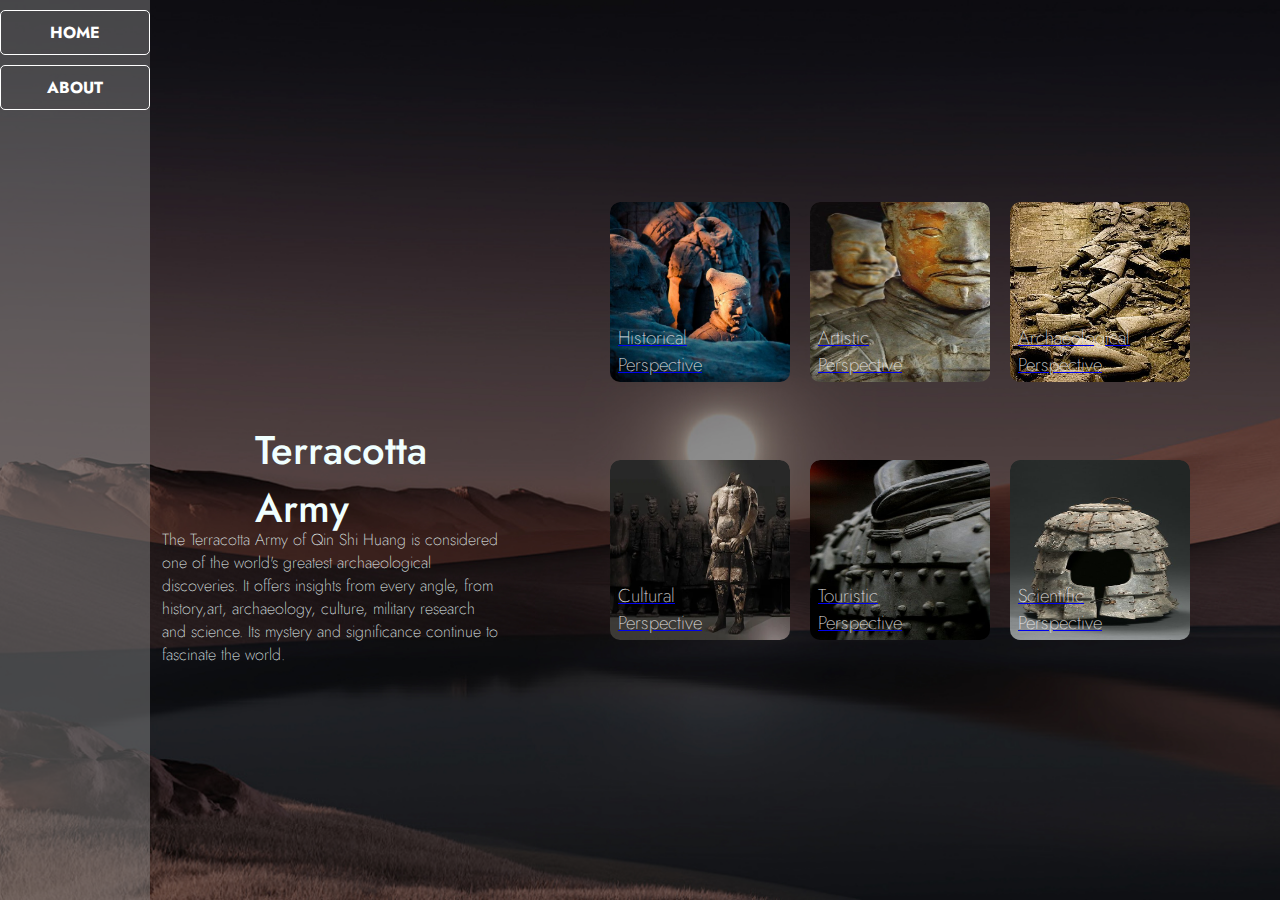
<file: index.html>
<!DOCTYPE html>
<html lang="en">
<head>
    <meta charset="UTF-8">
    <meta http-equiv="X-UA-Compatible" content="IE=edge">
    <meta name="viewport" content="width=device-width, initial-scale=1.0">
    <title>Home</title>
    <link rel="stylesheet" href="./CSS/Home.CSS">
</head>
<body>
    <div class="all">
        <nav class="navbar">
            <ul>
                <li><a href="./index.html">HOME</a></li>
                <li><a href="./about.html">ABOUT</a></li>
            </ul>
        </nav>
        <h1 style="position: relative;top: 29px;left: 255px;color: azure;font-size: 40px;font-family: 'Jost', sans-serif;font-weight: 500;width: 436px;">Terracotta Army</h1>
        <p>
            The Terracotta Army of Qin Shi Huang is considered one of 
            the world's greatest archaeological discoveries. It offers 
            insights from every angle, from history,art, archaeology, 
            culture, military research and science. Its mystery and 
            significance continue to fascinate the world.</p>
        <div id="main">
            <div>
                <a href="./page_1.html">
                    <img class="history" src="./img/16.jpeg" alt="history">
                    <h3 style="position: relative; top:-62px;left: 8px;color: rgb(234, 232, 232);font-family: 'Jost', sans-serif;font-weight: 200" >
                         Historical
                        <br>
                         Perspective</h3>
                </a>
            </div>
            <div>
                <a href="./page_2.html">
                    <img class="artistic" src="./img/14.jpeg" alt="artistic">
                    <h3 style="position: relative; top:-62px;left: 8px;color:  rgb(234, 232, 232);font-family: 'Jost', sans-serif;font-weight: 200" >
                        Artistic
                       <br>
                        Perspective</h3>
                </a>
            </div>
            <div>
                <a href="./page_3.html">
                    <img class="archaeological" src="./img/15.jpeg" alt="archaeological ">
                    <h3 style="position: relative; top:-62px;left: 8px;color: rgb(234, 232, 232);font-family: 'Jost', sans-serif;font-weight: 200" >
                        Archaeological
                       <br>
                        Perspective</h3>
                </a>
            </div>
            <div>
                <a href="./page_4.html">
                    <img class="cultural" src="./img/05.webp" alt="cultural">
                    <h3 style="position: relative; top:-62px;left: 8px;color: rgb(234, 232, 232);font-family: 'Jost', sans-serif;font-weight: 200" >
                        Cultural
                       <br>
                        Perspective</h3>
                </a>
            </div>
            <div>
                <a href="./page_5.html">
                    <img class="touristic" src="./img/19.jpeg" alt="touristic">
                    <h3 style="position: relative; top:-62px;left: 8px;color: rgb(234, 232, 232);font-family: 'Jost', sans-serif;font-weight: 200" >
                        Touristic
                       <br>
                        Perspective</h3>
                </a>
            </div>
            <div>
                <a href="./page_6.html">
                    <img class="scientific" src="./img/26.jpeg" alt="scientific">
                    <h3 style="position: relative; top:-62px;left: 8px;color: rgb(234, 232, 232);font-family: 'Jost', sans-serif;font-weight: 200" >
                        Scientific
                       <br>
                        Perspective</h3>
                </a>
            </div>
        </div>
    </div>
</body>
</html>
</file>
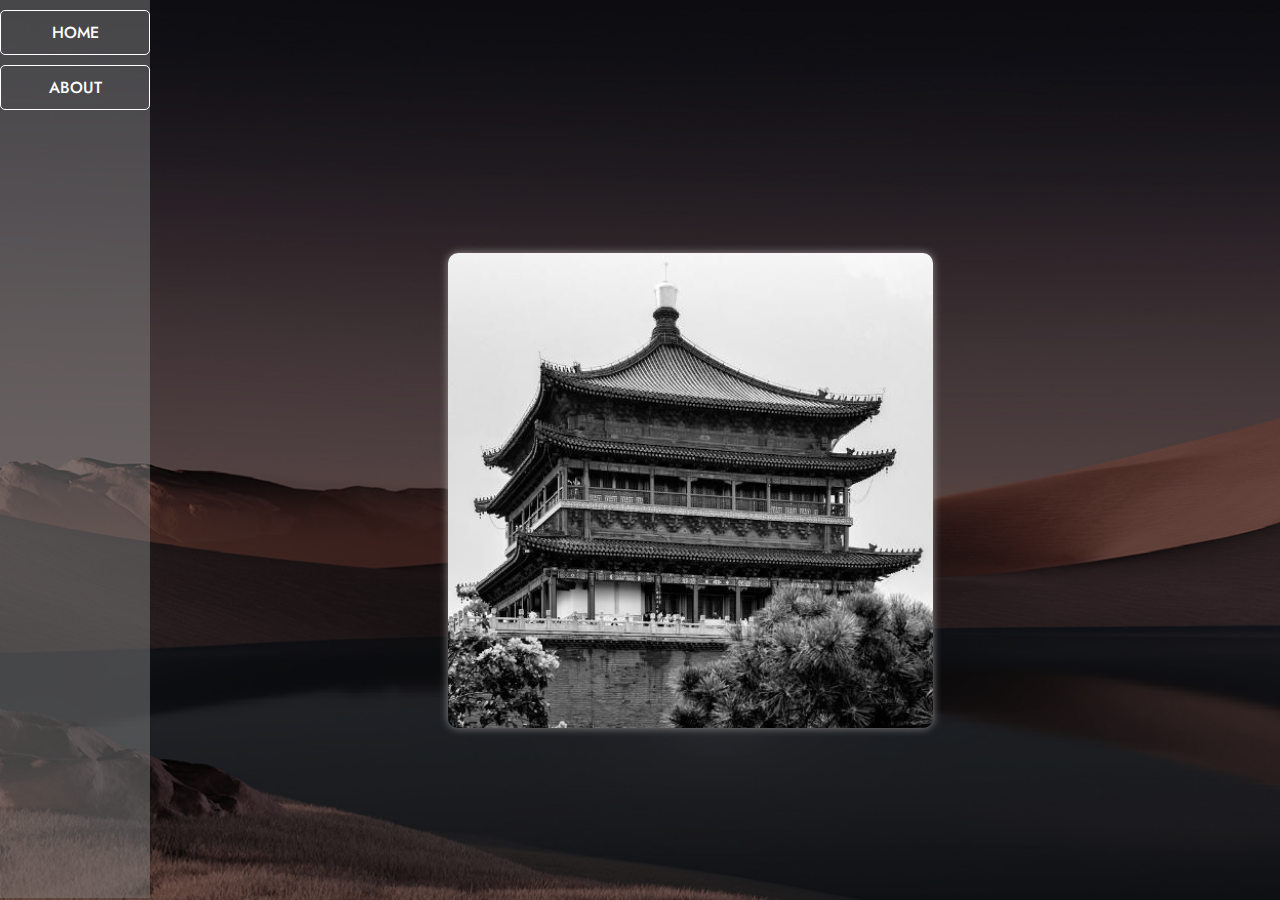
<file: about.html>
<!DOCTYPE html>
<html lang="en">
<head>
    <meta charset="UTF-8">
    <meta http-equiv="X-UA-Compatible" content="IE=edge">
    <meta name="viewport" content="width=device-width, initial-scale=1.0">
    <title>About</title>
    <link rel="stylesheet" href="./CSS/about.CSS">
</head>
<body>
    <div class="card-container">
        <nav class="navbar">
            <ul>
                <li><a href="./index.html">HOME</a></li>
                <li><a href="./about.html">ABOUT</a></li>
            </ul>
        </nav>
        <div class="card">
            <div class="cover"></div>
            <div class="back">
                <p>
                    The Terracotta Army, also known as the Terracotta Army, 
                    is a group of life-size sculptures that were buried in 
                    the 3rd century BC with Qin Shi Huang, the first emperor 
                    of China. The archaeological find is located in Xi 'an, 
                    Shaanxi Province, China.
                    <br>
                    <br>
                    The terra-cotta warriors and their associated artifacts 
                    form a vast mausoleum complex that was buried with Qin 
                    Shi Huang in hopes of continuing to rule and defend his 
                    empire in the afterlife. The discovery of the terracotta 
                    warriors is of great value for the study of the history, 
                    military, culture and art of the Qin Dynasty, and also 
                    amazed the world at the craftsmanship of ancient China 
                    and the spectacular scale of the emperor's mausoleum.
                </p>
            </div>
        </div> 
    </div>
</body>
</html>
</file>
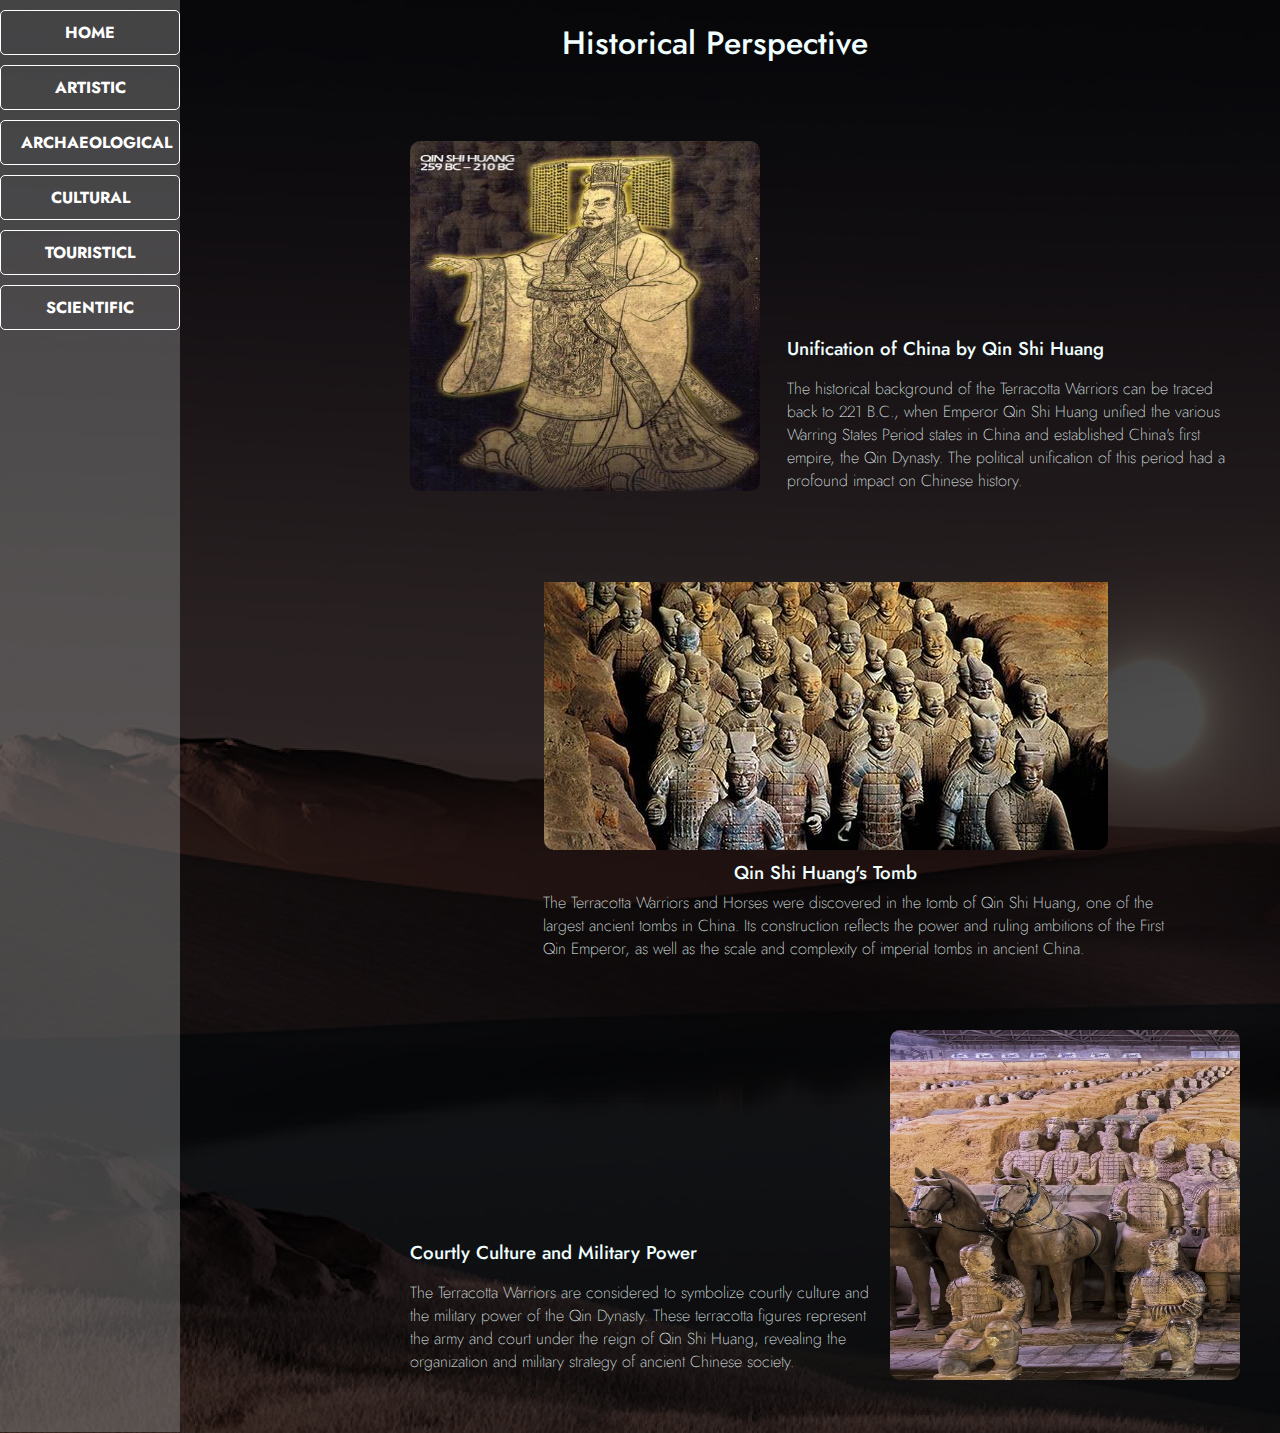
<file: page_1.html>
<!DOCTYPE html>
<html lang="en">
<head>
    <meta charset="UTF-8">
    <meta http-equiv="X-UA-Compatible" content="IE=edge">
    <meta name="viewport" content="width=device-width, initial-scale=1.0">
    <title>Historical</title>
    <link rel="stylesheet" href="./CSS/1.CSS">
</head>
<body>
    <div class="main">
        <nav class="navbar">
            <ul>
                <li><a href="./index.html">HOME</a></li>
                <li><a href="./page_2.html">ARTISTIC</a></li>
                <li><a href="./page_3.html">ARCHAEOLOGICAL</a></li>
                <li><a href="./page_4.html">CULTURAL</a></li>
                <li><a href="./page_5.html">TOURISTICL</a></li>
                <li><a href="./page_6.html">SCIENTIFIC</a></li>
            </ul>
        </nav>
        <div class="title">
            <h1>Historical Perspective</h1>
            <div class="t1">
                <img src="./img/Qin Shi Hunag.jpeg" alt="QINGSHIHUANG">
                <h3>Unification of China by Qin Shi Huang</h3>
                <p>
                The historical background of the Terracotta Warriors can be traced 
                back to 221 B.C., when Emperor Qin Shi Huang unified the various 
                Warring States Period states in China and established China's first 
                empire, the Qin Dynasty. The political unification of this period 
                had a profound impact on Chinese history.
                </p>
            </div>
            <div class="t2">
                <img src="./img/k1.jpeg" alt="Tomb">
                <h3>Qin Shi Huang's Tomb</h3>
                <p>
                    The Terracotta Warriors and Horses were discovered in the tomb
                     of Qin Shi Huang, one of the largest ancient tombs in China. 
                     Its construction reflects the power and ruling ambitions of 
                     the First Qin Emperor, as well as the scale and complexity of 
                     imperial tombs in ancient China.
                </p>
            </div>
            <div class="t3">
                <img src="./img/k2.jpeg" alt="Power">
                <h3>Courtly Culture and Military Power</h3>
                <p>
                    The Terracotta Warriors are considered to symbolize courtly culture
                    and the military power of the Qin Dynasty. These terracotta figures 
                    represent the army and court under the reign of Qin Shi Huang, 
                    revealing the organization and military strategy of ancient Chinese 
                    society.
                </p>
            </div>
        </div>
    </div>
</body>
</html>
</file>
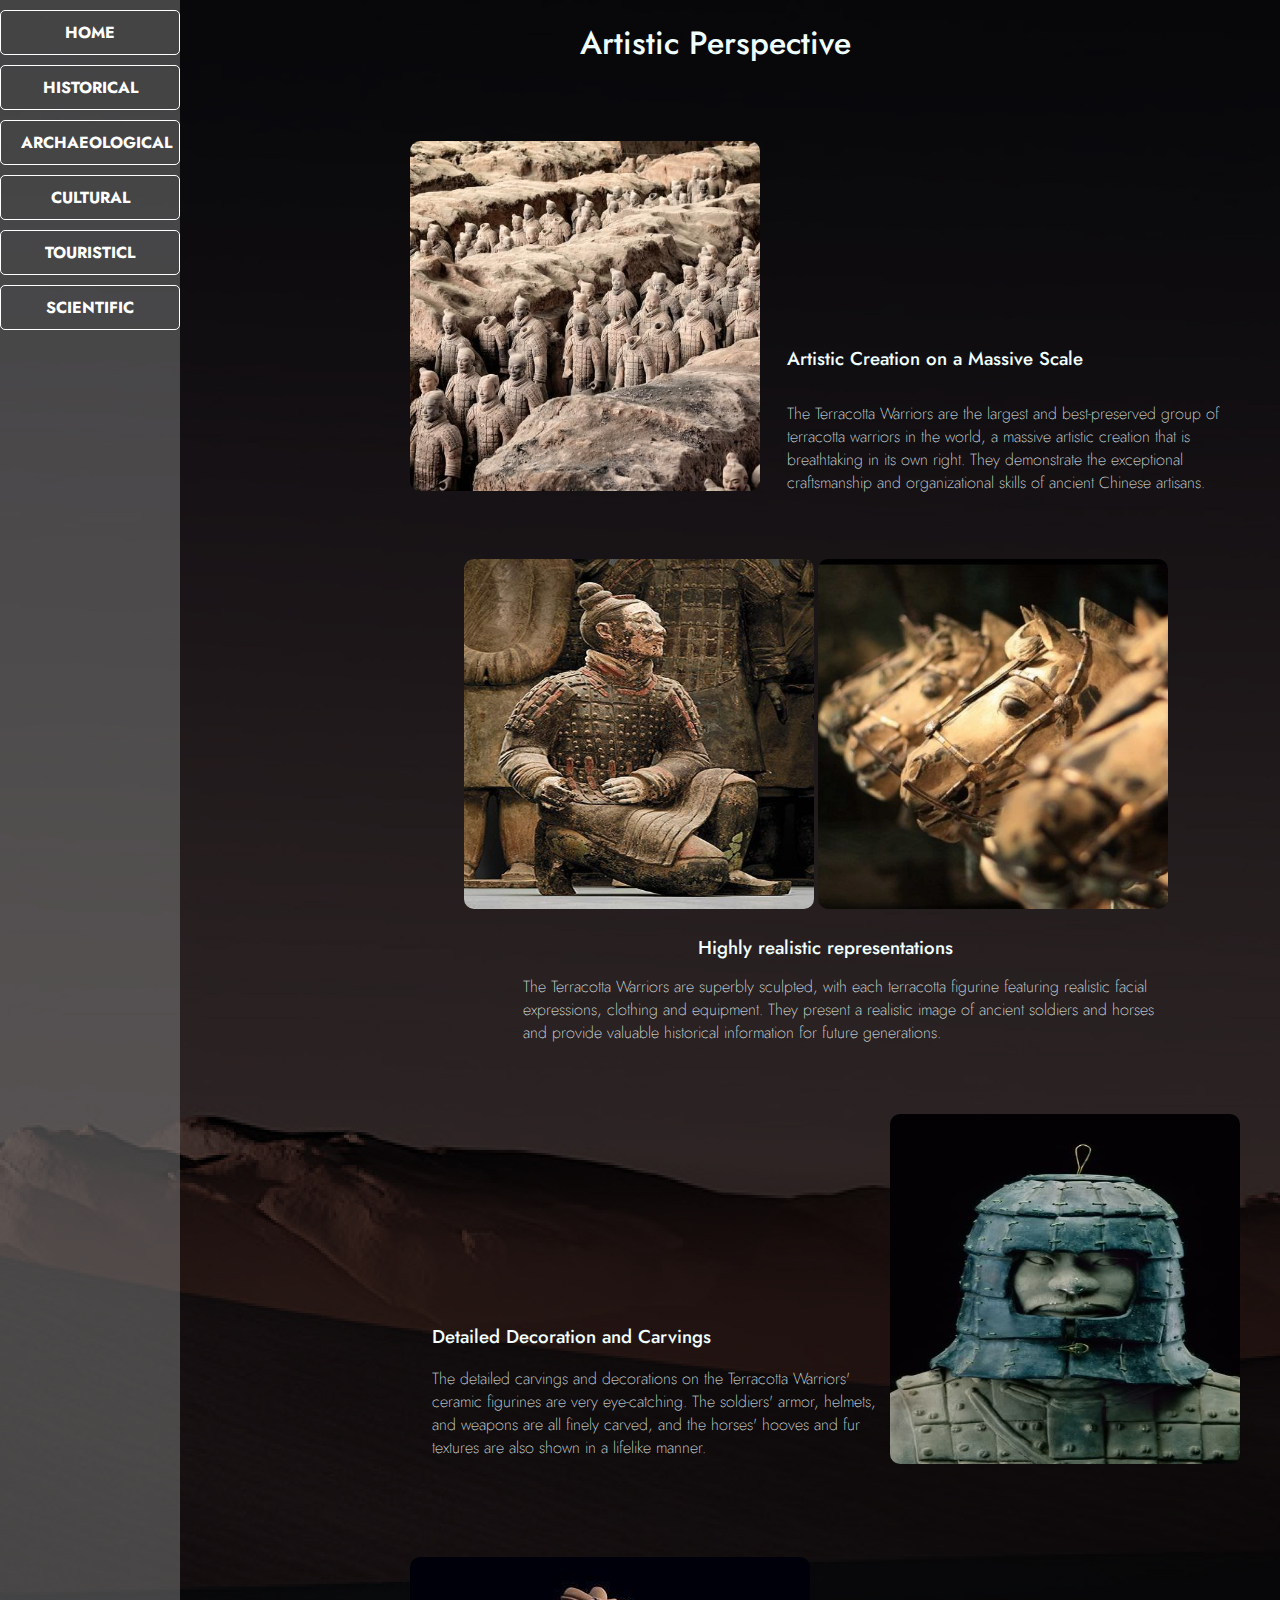
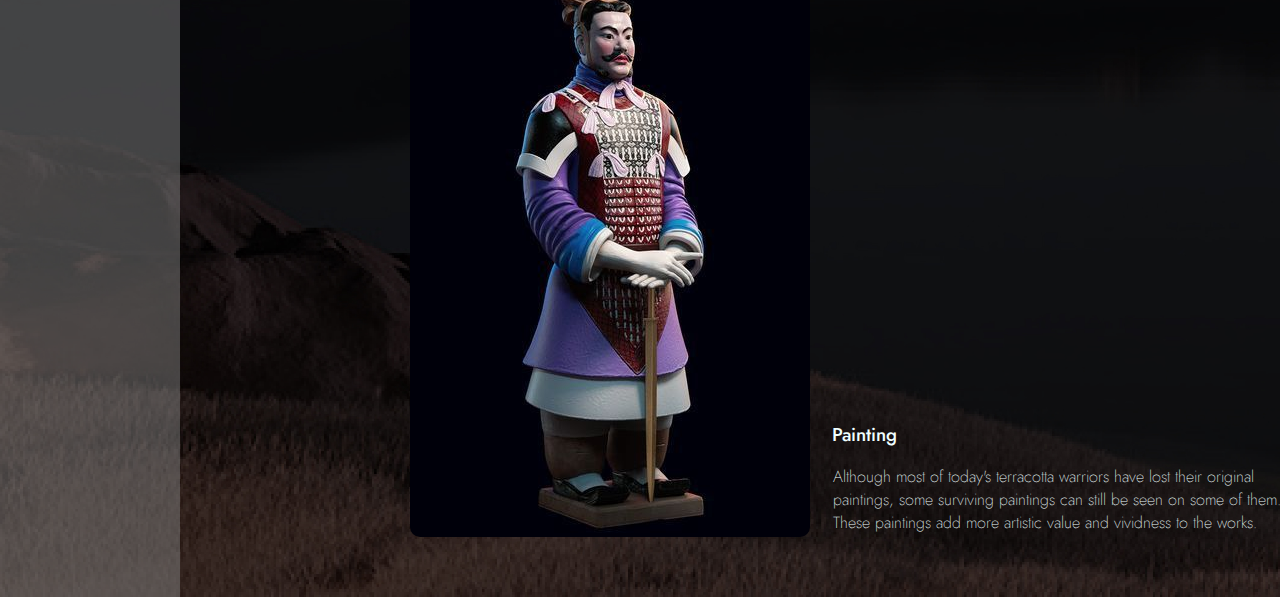
<file: page_2.html>
<!DOCTYPE html>
<html lang="en">
<head>
    <meta charset="UTF-8">
    <meta http-equiv="X-UA-Compatible" content="IE=edge">
    <meta name="viewport" content="width=device-width, initial-scale=1.0">
    <title>Artistic</title>
    <link rel="stylesheet" href="./CSS/2.CSS">
</head>
<body>
    <div class="main">
        <nav class="navbar">
            <ul>
                <li><a href="./index.html">HOME</a></li>
                <li><a href="./page_1.html">HISTORICAL</a></li>
                <li><a href="./page_3.html">ARCHAEOLOGICAL</a></li>
                <li><a href="./page_4.html">CULTURAL</a></li>
                <li><a href="./page_5.html">TOURISTICL</a></li>
                <li><a href="./page_6.html">SCIENTIFIC</a></li>
            </ul>
        </nav>
        <div class="title">
            <h1>Artistic Perspective</h1>
        <div class="t1">
                <img src="./img/k4.jpeg" alt="MassiveScale">
                <h3>Artistic Creation on a Massive Scale</h3>
                <p>
                The Terracotta Warriors are the largest and best-preserved group 
                of terracotta warriors in the world, a massive artistic creation 
                that is breathtaking in its own right. They demonstrate the exceptional 
                craftsmanship and organizational skills of ancient Chinese artisans.
                </p>
            </div>
        <div class="t2">
                <img src="./img/06.jpeg" alt="Human">
                <img src="./img/22.jpeg" alt="Horse">
                <h3>Highly realistic representations</h3>
                <p>
                The Terracotta Warriors are superbly sculpted, with each terracotta 
                figurine featuring realistic facial expressions, clothing and equipment. 
                They present a realistic image of ancient soldiers and horses and provide 
                valuable historical information for future generations.
                </p>
            </div>
            <div class="t3">
                <img src="./img/25.jpeg" alt="Detailed">
                <h3>Detailed Decoration and Carvings</h3>
                <p>
                The detailed carvings and decorations on the Terracotta Warriors' ceramic 
                figurines are very eye-catching. The soldiers' armor, helmets, and weapons 
                are all finely carved, and the horses' hooves and fur textures are also shown 
                in a lifelike manner.
                </p>
            </div>
            <div class="t4">
                <img src="./img/28.jpeg" alt="Painting">
                <h3>Painting</h3>
                <p>
                Although most of today's terracotta warriors have lost their original paintings, 
                some surviving paintings can still be seen on some of them. These paintings add 
                more artistic value and vividness to the works.
                </p>
            </div>
        </div>
    </div>
</body>
</html>
</file>
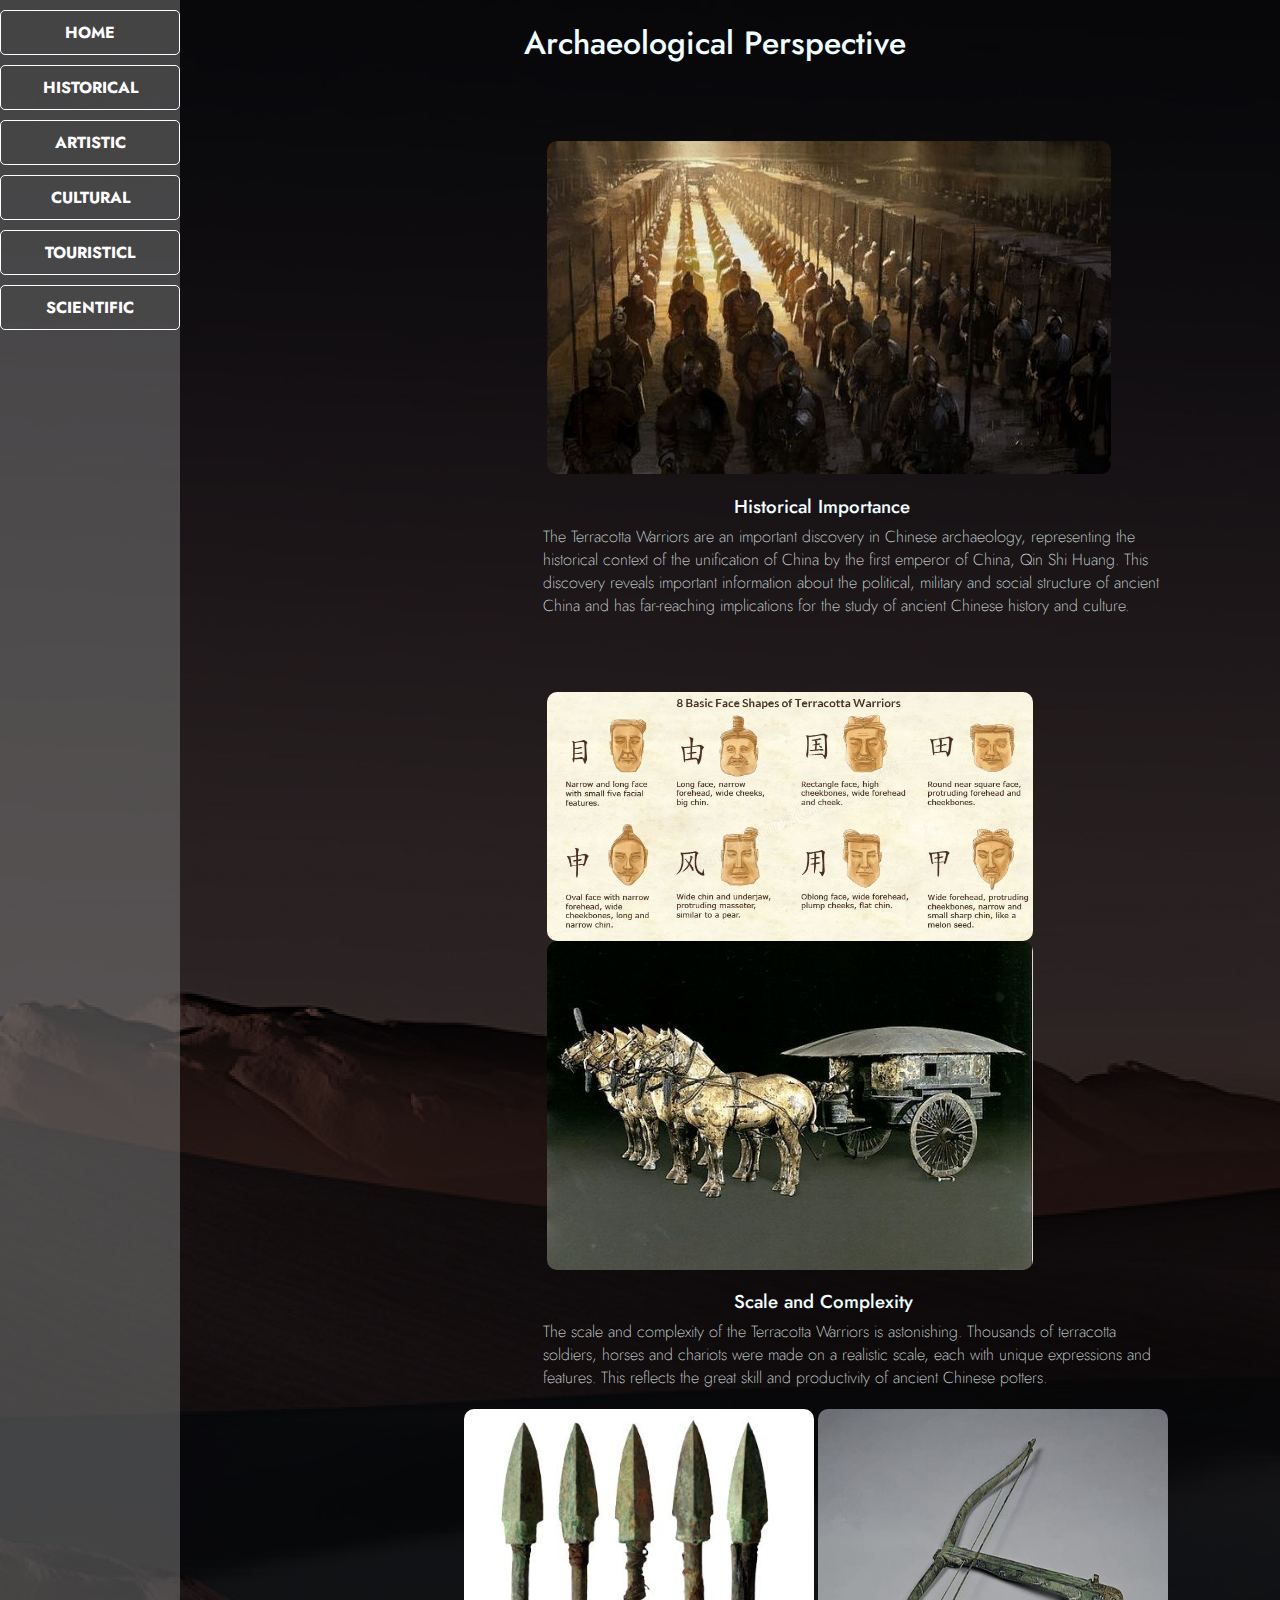
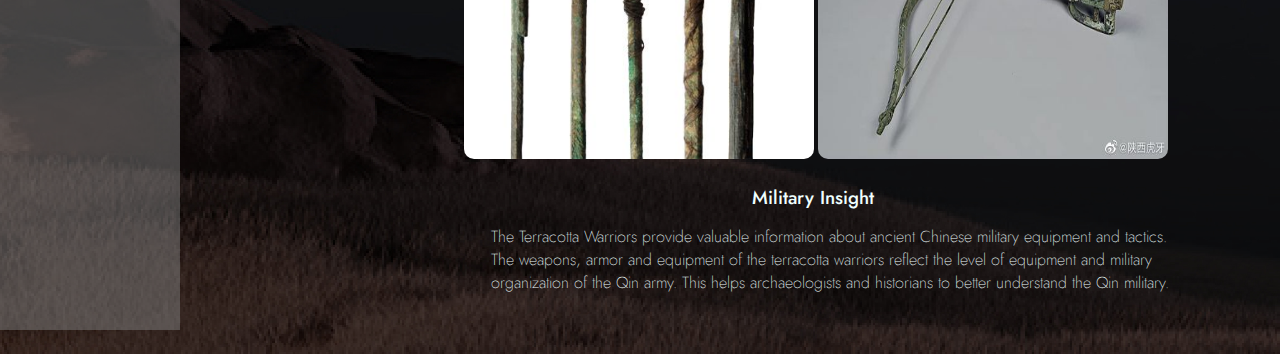
<file: page_3.html>
<!DOCTYPE html>
<html lang="en">
<head>
    <meta charset="UTF-8">
    <meta http-equiv="X-UA-Compatible" content="IE=edge">
    <meta name="viewport" content="width=device-width, initial-scale=1.0">
    <title>Artistic</title>
    <link rel="stylesheet" href="./CSS/3.CSS">
</head>
<body>
    <div class="main">
        <nav class="navbar">
            <ul>
                <li><a href="./index.html">HOME</a></li>
                <li><a href="./page_1.html">HISTORICAL</a></li>
                <li><a href="./page_2.html">ARTISTIC</a></li>
                <li><a href="./page_4.html">CULTURAL</a></li>
                <li><a href="./page_5.html">TOURISTICL</a></li>
                <li><a href="./page_6.html">SCIENTIFIC</a></li>
            </ul>
        </nav>
        <div class="title">
            <h1>Archaeological Perspective</h1>
            <div class="t1">
                <img src="./img/p3_1.jpeg" alt="Historical">
                <h3>Historical Importance</h3>
                <p>
                The Terracotta Warriors are an important discovery in Chinese 
                archaeology, representing the historical context of the unification 
                of China by the first emperor of China, Qin Shi Huang. This discovery 
                reveals important information about the political, military and social 
                structure of ancient China and has far-reaching implications for the 
                study of ancient Chinese history and culture.
                </p>
            </div>
        <div class="t2">
                <img src="./img/detial.jpeg" alt="Face">
                <img src="./img/horse.jpeg" alt="Horse">
                <h3>Scale and Complexity</h3>
                <p>
                The scale and complexity of the Terracotta Warriors is astonishing. 
                Thousands of terracotta soldiers, horses and chariots were made on a 
                realistic scale, each with unique expressions and features. This reflects 
                the great skill and productivity of ancient Chinese potters.
                </p>
            </div>
            <div class="t3">
                <img src="./img/18.jpeg" alt="Spear">
                <img src="./img/20.jpeg" alt="Crossbow">
                <h3>Military Insight</h3>
                <p>
                The Terracotta Warriors provide valuable information about ancient Chinese 
                military equipment and tactics. The weapons, armor and equipment of the 
                terracotta warriors reflect the level of equipment and military organization 
                of the Qin army. This helps archaeologists and historians to better understand 
                the Qin military.
                </p>
            </div>
        </div>
    </div>
</body>
</html>
</file>
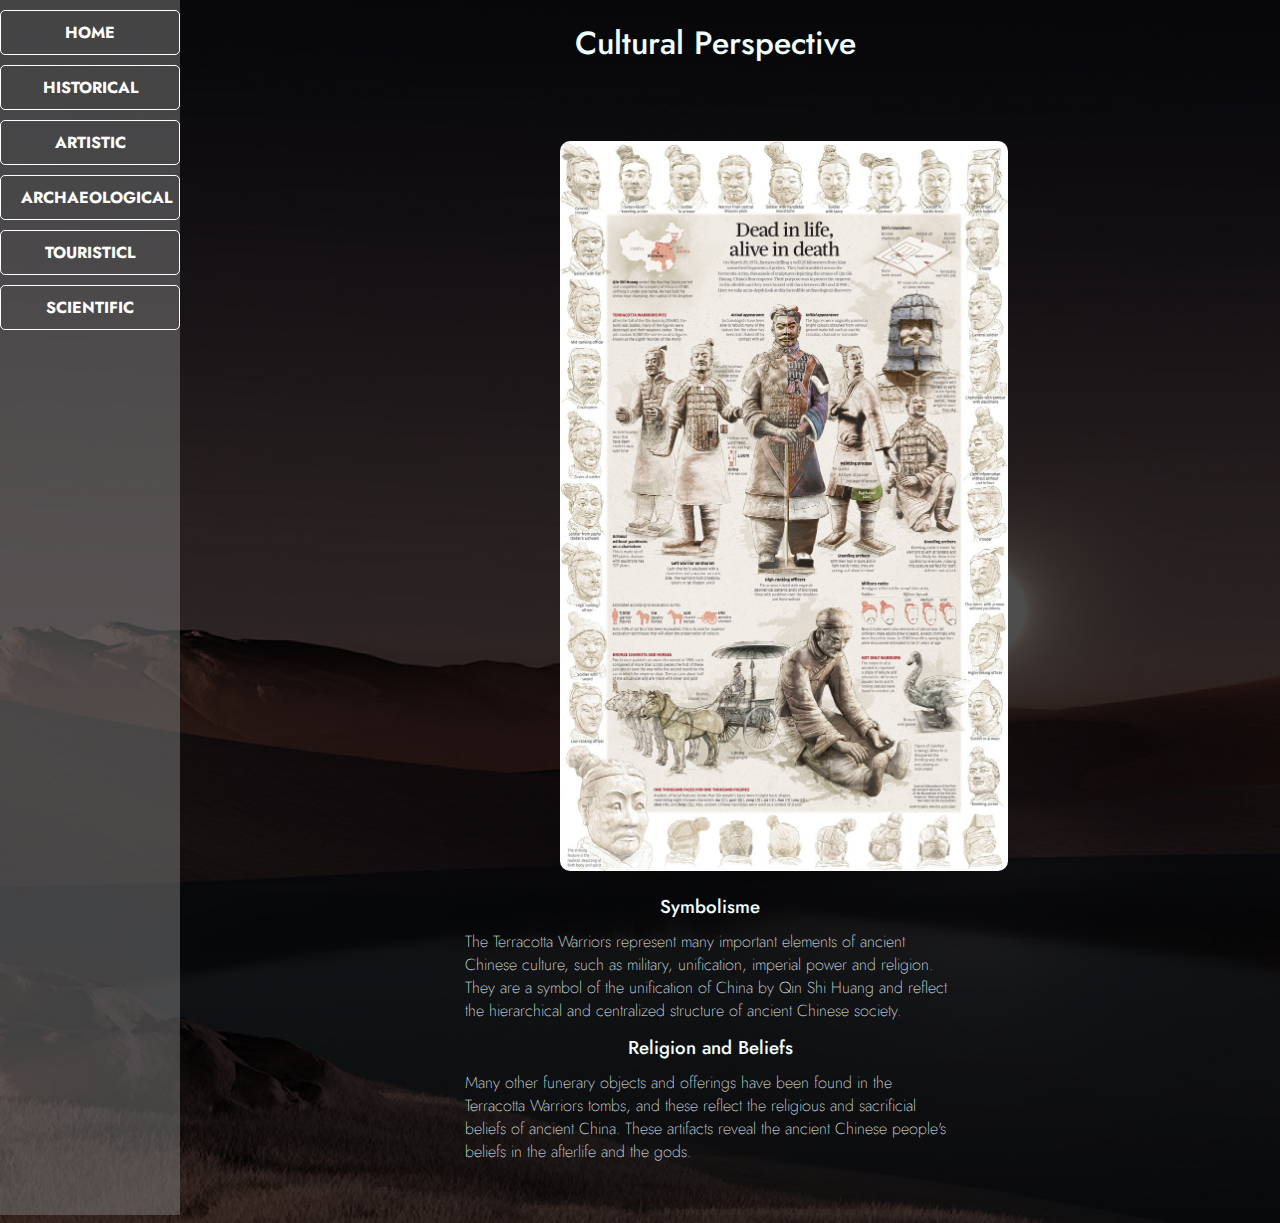
<file: page_4.html>
<!DOCTYPE html>
<html lang="en">
<head>
    <meta charset="UTF-8">
    <meta http-equiv="X-UA-Compatible" content="IE=edge">
    <meta name="viewport" content="width=device-width, initial-scale=1.0">
    <title>Artistic</title>
    <link rel="stylesheet" href="./CSS/4..CSS">
</head>
<body>
    <div class="main">
        <nav class="navbar">
            <ul>
                <li><a href="./index.html">HOME</a></li>
                <li><a href="./page_1.html">HISTORICAL</a></li>
                <li><a href="./page_2.html">ARTISTIC</a></li>
                <li><a href="./page_3.html">ARCHAEOLOGICAL</a></li>
                <li><a href="./page_5.html">TOURISTICL</a></li>
                <li><a href="./page_6.html">SCIENTIFIC</a></li>
            </ul>
        </nav>
        <div class="title">
            <h1>Cultural Perspective</h1>
            <img src="./img/main.jpeg" alt="Symbolisme">
            <div class="t1">
                <h3>Symbolisme</h3>
                <p>
                    The Terracotta Warriors represent many important elements 
                    of ancient Chinese culture, such as military, unification, 
                    imperial power and religion. They are a symbol of the 
                    unification of China by Qin Shi Huang and reflect the 
                    hierarchical and centralized structure of ancient Chinese 
                    society.
                </p>
                <h3>Religion and Beliefs</h3>
                <p>
                    Many other funerary objects and offerings have been found 
                    in the Terracotta Warriors tombs, and these reflect the 
                    religious and sacrificial beliefs of ancient China. These 
                    artifacts reveal the ancient Chinese people's beliefs in 
                    the afterlife and the gods.
                </p>
            </div>
    </div>
</body>
</html>
</file>
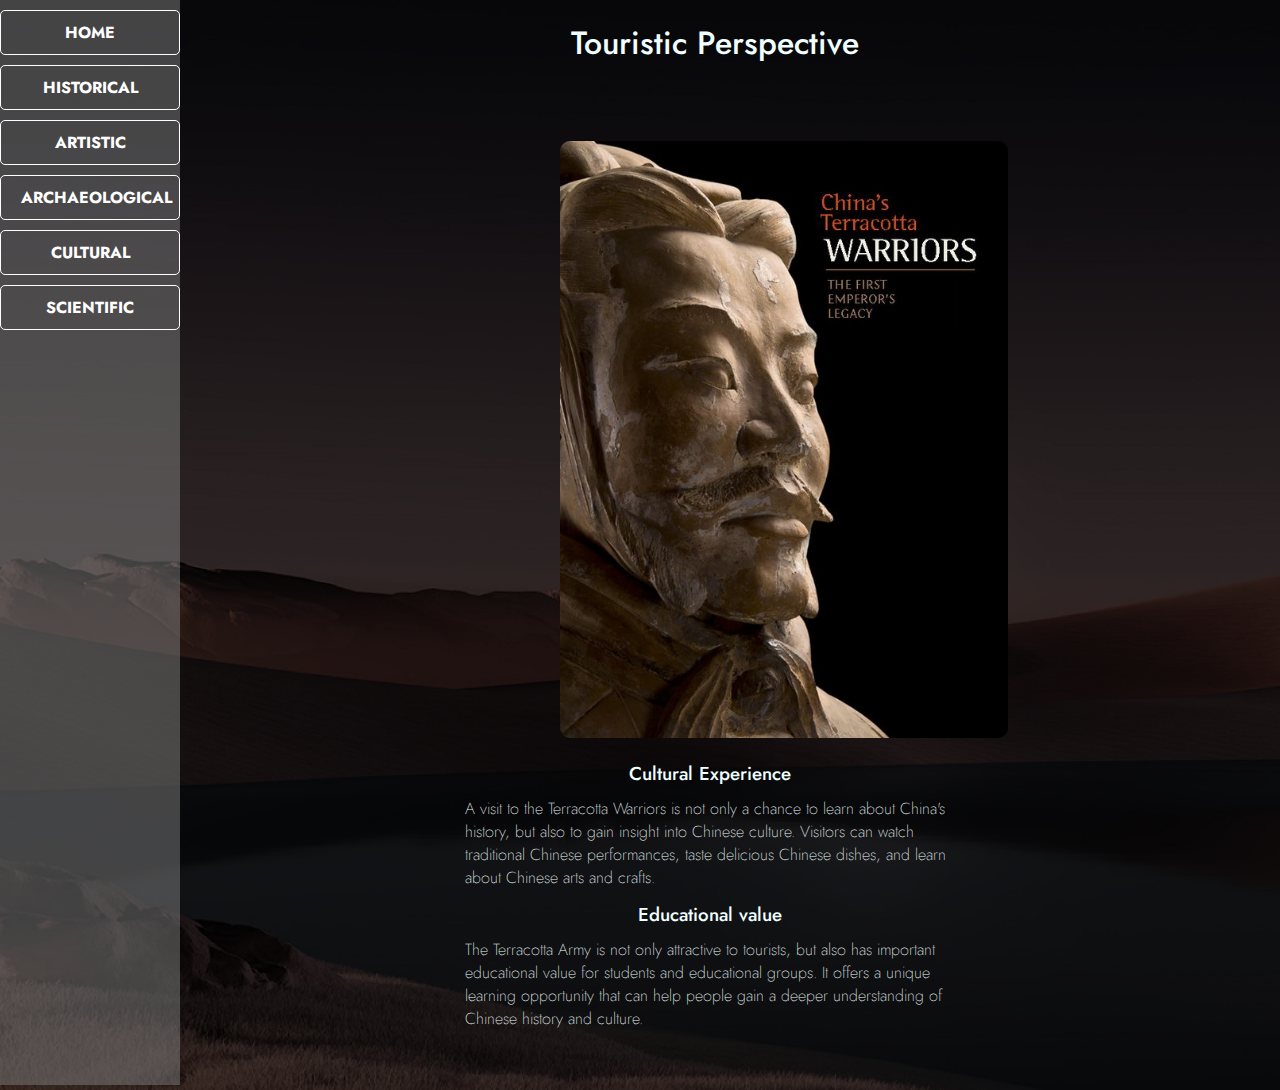
<file: page_5.html>
<!DOCTYPE html>
<html lang="en">
<head>
    <meta charset="UTF-8">
    <meta http-equiv="X-UA-Compatible" content="IE=edge">
    <meta name="viewport" content="width=device-width, initial-scale=1.0">
    <title>Artistic</title>
    <link rel="stylesheet" href="./CSS/5.CSS">
</head>
<body>
    <div class="main">
        <nav class="navbar">
            <ul>
                <li><a href="./index.html">HOME</a></li>
                <li><a href="./page_1.html">HISTORICAL</a></li>
                <li><a href="./page_2.html">ARTISTIC</a></li>
                <li><a href="./page_3.html">ARCHAEOLOGICAL</a></li>
                <li><a href="./page_4.html">CULTURAL</a></li>
                <li><a href="./page_6.html">SCIENTIFIC</a></li>
            </ul>
        </nav>
        <div class="title">
            <h1>Touristic Perspective</h1>
            <img src="./img/07.jpeg" alt="Touristic">
            <div class="t1">
                <h3>Cultural Experience</h3>
                <p>
                    A visit to the Terracotta Warriors is not only a chance to 
                    learn about China's history, but also to gain insight into 
                    Chinese culture. Visitors can watch traditional Chinese 
                    performances, taste delicious Chinese dishes, and learn 
                    about Chinese arts and crafts.
                </p>
                <h3>Educational value</h3>
                <p>
                    The Terracotta Army is not only attractive to tourists, but also 
                    has important educational value for students and educational groups. 
                    It offers a unique learning opportunity that can help people gain a 
                    deeper understanding of Chinese history and culture.
                </p>
            </div>
    </div>
</body>
</html>
</file>
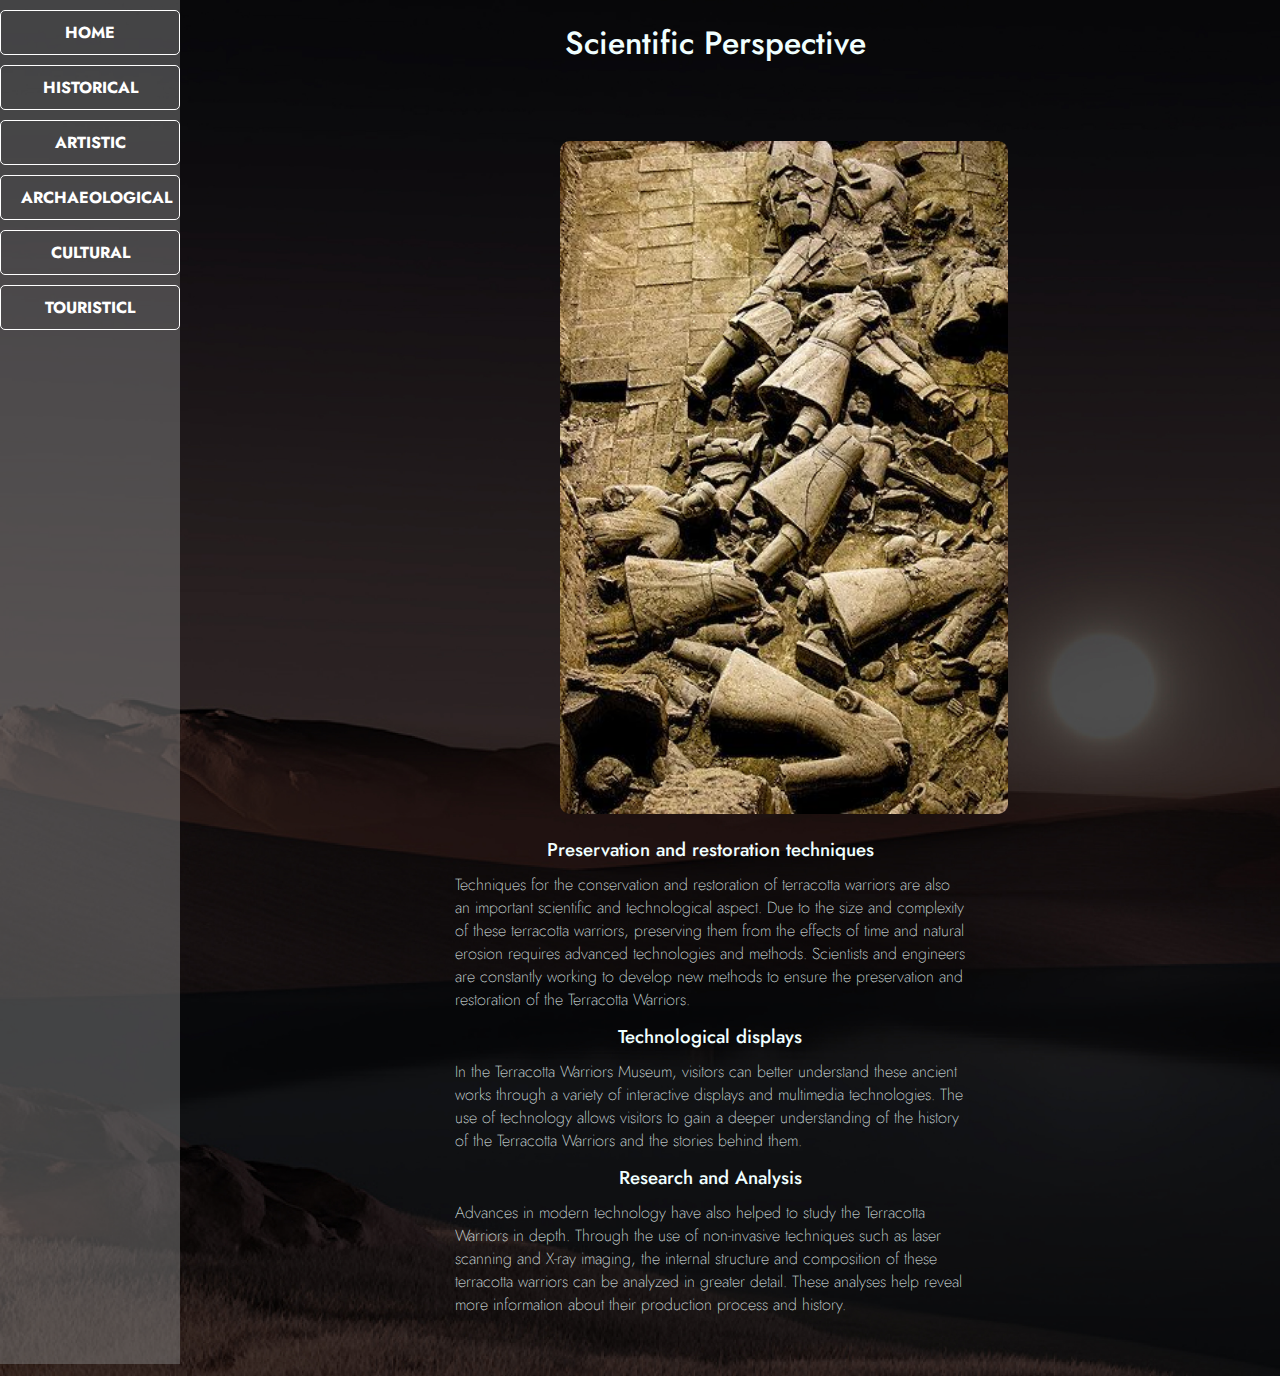
<file: page_6.html>
<!DOCTYPE html>
<html lang="en">
<head>
    <meta charset="UTF-8">
    <meta http-equiv="X-UA-Compatible" content="IE=edge">
    <meta name="viewport" content="width=device-width, initial-scale=1.0">
    <title>Artistic</title>
    <link rel="stylesheet" href="./CSS/6.CSS">
</head>
<body>
    <div class="main">
        <nav class="navbar">
            <ul>
                <li><a href="./index.html">HOME</a></li>
                <li><a href="./page_1.html">HISTORICAL</a></li>
                <li><a href="./page_2.html">ARTISTIC</a></li>
                <li><a href="./page_3.html">ARCHAEOLOGICAL</a></li>
                <li><a href="./page_4.html">CULTURAL</a></li>
                <li><a href="./page_5.html">TOURISTICL</a></li>
            </ul>
        </nav>
        <div class="title">
            <h1>Scientific Perspective</h1>
            <img src="./img/15.jpeg" alt="Symbolisme">
            <div class="t1">
                <h3>Preservation and restoration techniques</h3>
                <p>
                    Techniques for the conservation and restoration of terracotta 
                    warriors are also an important scientific and technological 
                    aspect. Due to the size and complexity of these terracotta
                    warriors, preserving them from the effects of time and natural 
                    erosion requires advanced technologies and methods. Scientists 
                    and engineers are constantly working to develop new methods to 
                    ensure the preservation and restoration of the Terracotta Warriors.
                </p>
                <h3>Technological displays</h3>
                <p>
                    In the Terracotta Warriors Museum, visitors can better understand 
                    these ancient works through a variety of interactive displays and 
                    multimedia technologies. The use of technology allows visitors to 
                    gain a deeper understanding of the history of the Terracotta Warriors 
                    and the stories behind them.
                </p>
                <h3>Research and Analysis</h3>
                <p>
                    Advances in modern technology have also helped to study the Terracotta 
                    Warriors in depth. Through the use of non-invasive techniques such as 
                    laser scanning and X-ray imaging, the internal structure and composition 
                    of these terracotta warriors can be analyzed in greater detail. These 
                    analyses help reveal more information about their production process and 
                    history.
                </p>
            </div>
    </div>
</body>
</html>
</file>
<file: CSS/Home.CSS>
@import url('https://fonts.googleapis.com/css2?family=Jost:wght@200&display=swap');
@import url('https://fonts.googleapis.com/css2?family=Jost:wght@500&display=swap');
* {
    margin: 0;
    padding: 0;
    box-sizing: border-box;
    
}
body,
html {
    width: 100%;
    height: 100%;
    
}
.all {
    width: 100%;
    height: 100%;
    background: url(../img/bg_1.jpg) no-repeat; 
    background-size: cover;
    display: flex;
    justify-content: flex-end;
    align-items: center;
    position: relative;
    padding-right: 90px;
}
/* .all::before {
    content: "";
    position: absolute;
    top: 0;
    left: 0;
    width: 100%;
    height: 100%;
    background-color: rgba(0, 0, 0, 0.5);
    pointer-events: none; 
} */
.all p {
    width: 537px;
    position: relative;
    top: 147px;
    left: -111px;
    color: azure;
    font-family: 'Jost', sans-serif;
    font-weight: 200;
}
#main {
    display: grid;
    grid-template-columns: repeat(3, 1fr);
    gap: 20px;
}
a {
    display: block;
    /* text-align: center; */
    border-radius: 10px;
    overflow: hidden;
}
.history {
    width: 180px;
    height: 180px;
    border-radius: 10px;
    text-align: start;
}
.artistic {
    width: 180px;
    height: 180px;
    border-radius: 10px;
}
.archaeological {
    width: 180px;
    height: 180px;
    border-radius: 10px;
}
.cultural {
    width: 180px;
    height: 180px;
    border-radius: 10px;
}
.touristic {
    width: 180px;
    height: 180px;
    border-radius: 10px;
}
.scientific {
    width: 180px;
    height: 180px;
    border-radius: 10px;
} 
.navbar {
    background-color: rgba(128, 128, 128, 0.5);
    padding: 10px 0; 
    text-align: center; 
    width: 150px; 
    position: absolute; 
    top: 0; 
    left: 0; 
    height: 100%; 
}

.navbar ul {
    list-style: none;
    padding: 0;
}

.navbar li {
    margin-bottom: 10px;
}

.navbar a {
    text-decoration: none;
    color: white;
    font-weight: bold;
    font-family: 'Jost', sans-serif;
    font-size: 16px;
    display: block;
    padding: 10px 20px; 
    border: 1px solid white;
    border-radius: 5px; 
}

.navbar a:hover {
    background-color: white; 
    color: gray; 
}
</file>
<file: CSS/about.CSS>
@import url('https://fonts.googleapis.com/css2?family=Jost:wght@200&display=swap');
@import url('https://fonts.googleapis.com/css2?family=Jost:wght@500&display=swap');
* {
    margin: 0;
    padding: 0;  
}

body，
html {
    width: 100%;
    height: 100%;
}
.card-container {
    width: 100%;
    height: 100%;
    margin: 0 auto;
    height: 100vh;
    display: flex;
    align-items: center;
    justify-content: space-around;
    background: url(../img/bg_1.jpg) no-repeat; 
    background-size: cover;
}
/* .card-container::before {
    content: "";
    position: absolute;
    top: 0;
    left: 0;
    width: 100%;
    height: 100%;
    background-color: rgba(0, 0, 0, 0.5);
    pointer-events: none;
} */
.card {
    width: 385px;
    height: 395px;
    position: relative;
}
.cover,
.back {
    position: absolute;
    border-radius: 10px;
    box-shadow: 0 0 8px rgba(180, 179, 179, 0.745);
    width: 385px;
    height: 395px; 
    font-size: large;
    font-weight: 200;
    color: azure;
    text-align: justify;
    padding-top: 40px;
    padding-left: 50px;
    padding-right: 50px;
    padding-bottom: 40px;
    backface-visibility: hidden; 
    transition: all .25s; 
    font-family: 'Jost', sans-serif;
}
.cover {
    background-image: url(../img/11.jpeg);
    background-position: center;
    background-size: 100%;
    background-repeat: no-repeat;
}
.back {
    background-color: rgba(128, 128, 128, 0.5);
    transform: rotateY(-180deg);
}
.card:hover .cover{
    transform: rotateY(180deg);
}
.card:hover .back{
    transform: rotateY(0deg);
}
.navbar {
    background-color: rgba(128, 128, 128, 0.5);
    padding: 10px 0; 
    text-align: center; 
    width: 150px; 
    position: absolute; 
    top: 0; 
    left: 0; 
    height: 97.5%; 
}

.navbar ul {
    list-style: none;
    padding: 0;
}

.navbar li {
    margin-bottom: 10px;
}

.navbar a {
    text-decoration: none;
    color: white;
    font-weight: bold;
    font-family: 'Jost', sans-serif;
    font-size: 16px;
    font-weight: 500;
    display: block;
    padding: 10px 20px; 
    border: 1px solid white;
    border-radius: 5px; 
}

.navbar a:hover {
    background-color: white; 
    color: gray; 
}
</file>
<file: CSS/1.CSS>
@import url('https://fonts.googleapis.com/css2?family=Jost:wght@200&display=swap');
@import url('https://fonts.googleapis.com/css2?family=Jost:wght@500&display=swap');
* {
    margin: 0;
    padding: 0;    
}
body,
html {
    width: 100%;
    height: 100%;
}
.main {
    background: url(../img/bg_2.jpg) no-repeat; 
    background-size: cover;
    position: relative;
}
/* .main::before {
    content: "";
    position: absolute;
    top: 0;
    left: 0;
    width: 100%;
    height: 100%;
    background-color: rgba(0, 0, 0, 0.8);
    pointer-events: none;
} */
.navbar {
    background-color: rgba(128, 128, 128, 0.5);
    text-align: center;
    width: 180px;
    position: absolute;
    top: 0;
    left: 0;
    height: 98.5%;
    padding: 10px 0;
}
.navbar ul {
    list-style: none;
    padding: 0;
}

.navbar li {
    margin-bottom: 10px;
}

.navbar a {
    text-decoration: none;
    color: white;
    font-weight: bold;
    font-family: 'Jost', sans-serif;
    font-size: 16px;
    display: block;
    padding: 10px 20px; 
    border: 1px solid white;
    border-radius: 5px; 
}

.navbar a:hover {
    background-color: white; 
    color: gray; 
}
.title h1 {
    color: azure;
    font-weight: 500;
    position: relative;
    text-align: center;
    display: flex;
    justify-content: center;
    font-family: 'Jost', sans-serif;
    pointer-events: none;
    padding-top: 20px;
    padding-left: 150px;
}
.t1 img{
    width: 350px;
    height: 350px;
    border-radius: 10px;
    position: relative;
    left: 410px;
    top: 75px
}
.t1 h3{
    color: azure;
    font-weight: 500;
    position: relative;
    font-family: 'Jost', sans-serif;
    padding-left: 787px;
    top: -85px;
}
.t1 p{
    color: azure;
    font-weight: 200;
    position: relative;
    font-family: 'Jost', sans-serif;
    width: 459px;
    padding-left: 787px;
    top: -70px;
}
.t2 img {
    border-radius: 10px;
    position: relative;
    padding-top: 20px;
    margin-left: 544px;
}
.t2 h3{
    color: azure;
    font-weight: 500;
    position: relative;
    font-family: 'Jost', sans-serif;
    padding-left: 734px;
    padding-top: 5px;
}
.t2 p{
    color: azure;
    font-weight: 200;
    position: relative;
    font-family: 'Jost', sans-serif;
    width: 621px;
    padding-left: 543px;
    padding-top: 5px;
}
.t3 img {
    width: 350px;
    height: 350px;
    border-radius: 10px;
    position: relative;
    left: 890px;
    top: 70px;
}
.t3 h3{
    color: azure;
    font-weight: 500;
    position: relative;
    font-family: 'Jost', sans-serif;
    padding-left: 410px;
    top: -75px;
}
.t3 p{
    color: azure;
    font-weight: 200;
    position: relative;
    font-family: 'Jost', sans-serif;
    width: 465px;
    padding-left: 410px;
    top: -60px;
}
</file>
<file: CSS/2.CSS>
@import url('https://fonts.googleapis.com/css2?family=Jost:wght@200&display=swap');
@import url('https://fonts.googleapis.com/css2?family=Jost:wght@500&display=swap');
* {
    margin: 0;
    padding: 0;    
}
body,
html {
    width: 100%;
    height: 100%;
}
.main {
    background: url(../img/bg_2.jpg) no-repeat; 
    background-size: cover;
    /* align-items: center; */
    position: relative;
}
/* .main::before {
    content: "";
    position: absolute;
    top: 0;
    left: 0;
    width: 100%;
    height: 100%;
    background-color: rgba(0, 0, 0, 0.8);
    pointer-events: none;
} */
.navbar {
    background-color: rgba(128, 128, 128, 0.5);
    text-align: center;
    width: 180px;
    position: absolute;
    top: 0;
    left: 0;
    height: 99.1%;
    padding: 10px 0;
}
.navbar ul {
    list-style: none;
    padding: 0;
}

.navbar li {
    margin-bottom: 10px;
}

.navbar a {
    text-decoration: none;
    color: white;
    font-weight: bold;
    font-family: 'Jost', sans-serif;
    font-size: 16px;
    display: block;
    padding: 10px 20px; 
    border: 1px solid white;
    border-radius: 5px; 
}

.navbar a:hover {
    background-color: white; 
    color: gray; 
}
.title h1{
    color: azure;
    font-weight: 500;
    position: relative;
    text-align: center;
    display: flex;
    justify-content: center;
    font-family: 'Jost', sans-serif;
    pointer-events: none;
    padding-top: 20px;
    padding-left: 150px;
}
.t1 img{
    width: 350px;
    height: 350px;
    border-radius: 10px;
    position: relative;
    left: 410px;
    top: 75px
}
.t1 h3{
    color: azure;
    font-weight: 500;
    position: relative;
    font-family: 'Jost', sans-serif;
    padding-left: 787px;
    top: -75px;
}
.t1 p{
    color: azure;
    font-weight: 200;
    position: relative;
    font-family: 'Jost', sans-serif;
    width: 459px;
    padding-left: 787px;
    top: -45px;
}
.t2 img{
    width: 350px;
    height: 350px;
    border-radius: 10px;
    position: relative;
    left: 464px;
    margin-top: 20px;
}
.t2 h3{
    color: azure;
    font-weight: 500;
    position: relative;
    font-family: 'Jost', sans-serif;
    padding-left: 698px;
    padding-top: 21px;
}
.t2 p{
    color: azure;
    font-weight: 200;
    position: relative;
    font-family: 'Jost', sans-serif;
    width: 645px;
    padding-left: 523px;
    padding-top: 14px;
}
.t3 img {
    width: 350px;
    height: 350px;
    border-radius: 10px;
    position: relative;
    left: 890px;
    top: 70px;
}
.t3 h3{
    color: azure;
    font-weight: 500;
    position: relative;
    font-family: 'Jost', sans-serif;
    padding-left: 432px;
    top: -75px;
}
.t3 p{
    color: azure;
    font-weight: 200;
    position: relative;
    font-family: 'Jost', sans-serif;
    width: 465px;
    padding-left: 432px;
    top: -58px;
}
.t4 img{

    border-radius: 10px;
    position: relative;
    left: 410px;
    top: 40px
}
.t4 h3{
    color: azure;
    font-weight: 500;
    position: relative;
    font-family: 'Jost', sans-serif;
    padding-left: 832px;
    top: -80px;
}
.t4 p{
    color: azure;
    font-weight: 200;
    position: relative;
    font-family: 'Jost', sans-serif;
    width: 459px;
    padding-left: 833px;
    top: -63px;
}
</file>
<file: CSS/3.CSS>
@import url('https://fonts.googleapis.com/css2?family=Jost:wght@200&display=swap');
@import url('https://fonts.googleapis.com/css2?family=Jost:wght@500&display=swap');
* {
    margin: 0;
    padding: 0;    
}
body,
html {
    width: 100%;
    height: 100%;
}
.main {
    background: url(../img/bg_2.jpg) no-repeat; 
    background-size: cover;
    /* align-items: center; */
    position: relative;
}
/* .main::before {
    content: "";
    position: absolute;
    top: 0;
    left: 0;
    width: 100%;
    height: 100%;
    background-color: rgba(0, 0, 0, 0.8);
    pointer-events: none;
} */
.navbar {
    background-color: rgba(128, 128, 128, 0.5);
    text-align: center;
    width: 180px;
    position: absolute;
    top: 0;
    left: 0;
    height: 97.7%;
    padding: 10px 0;
}
.navbar ul {
    list-style: none;
    padding: 0;
}

.navbar li {
    margin-bottom: 10px;
}

.navbar a {
    text-decoration: none;
    color: white;
    font-weight: bold;
    font-family: 'Jost', sans-serif;
    font-size: 16px;
    display: block;
    padding: 10px 20px; 
    border: 1px solid white;
    border-radius: 5px; 
}

.navbar a:hover {
    background-color: white; 
    color: gray; 
}
.title h1{
    color: azure;
    font-weight: 500;
    position: relative;
    text-align: center;
    display: flex;
    justify-content: center;
    font-family: 'Jost', sans-serif;
    pointer-events: none;
    padding-top: 20px;
    padding-left: 150px;
}
 .t1 img {
    border-radius: 10px;
    position: relative;
    left: 547px;
    top: 75px
}
.t1 h3{
    color: azure;
    font-weight: 500;
    position: relative;
    font-family: 'Jost', sans-serif;
    padding-left: 734px;
    padding-top: 90px;
}
.t1 p{
    color: azure;
    font-weight: 200;
    position: relative;
    font-family: 'Jost', sans-serif;
    width: 621px;
    padding-left: 543px;
    padding-top: 5px;
} 
.t2 img {
    width: 38%;
    border-radius: 10px;
    position: relative;
    display: flex;
    flex-direction: column;
    left: 547px;
    top: 75px
}
.t2 h3{
    color: azure;
    font-weight: 500;
    position: relative;
    font-family: 'Jost', sans-serif;
    padding-left: 734px;
    padding-top: 93px;
}
.t3 img{
    width: 350px;
    height: 350px;
    border-radius: 10px;
    position: relative;
    left: 464px;
    margin-top: 20px;
}
.t2 p{
    color: azure;
    font-weight: 200;
    position: relative;
    font-family: 'Jost', sans-serif;
    width: 621px;
    padding-left: 543px;
    padding-top: 5px;
} 
.t3 h3{
    color: azure;
    font-weight: 500;
    position: relative;
    font-family: 'Jost', sans-serif;
    padding-left: 752px;
    padding-top: 21px;
}
.t3 p{
    color: azure;
    font-weight: 200;
    position: relative;
    font-family: 'Jost', sans-serif;
    width: 686px;
    padding-left: 491px;
    padding-top: 14px;
    padding-bottom: 60px;
}
</file>
<file: CSS/4..CSS>
@import url('https://fonts.googleapis.com/css2?family=Jost:wght@200&display=swap');
@import url('https://fonts.googleapis.com/css2?family=Jost:wght@500&display=swap');
* {
    margin: 0;
    padding: 0;    
}
body,
html {
    width: 100%;
    height: 100%;
}
.main {
    background: url(../img/bg_2.jpg) no-repeat; 
    background-size: cover;
    position: relative;
}
/* .main::before {
    content: "";
    position: absolute;
    top: 0;
    left: 0;
    width: 100%;
    height: 100%;
    background-color: rgba(0, 0, 0, 0.8);
    pointer-events: none;
} */
.navbar {
    background-color: rgba(128, 128, 128, 0.5);
    text-align: center;
    width: 180px;
    position: absolute;
    top: 0;
    left: 0;
    height: 97.7%;
    padding: 10px 0;
}
.navbar ul {
    list-style: none;
    padding: 0;
}

.navbar li {
    margin-bottom: 10px;
}

.navbar a {
    text-decoration: none;
    color: white;
    font-weight: bold;
    font-family: 'Jost', sans-serif;
    font-size: 16px;
    display: block;
    padding: 10px 20px; 
    border: 1px solid white;
    border-radius: 5px; 
}

.navbar a:hover {
    background-color: white; 
    color: gray; 
}
.title h1{
    color: azure;
    font-weight: 500;
    position: relative;
    text-align: center;
    display: flex;
    justify-content: center;
    font-family: 'Jost', sans-serif;
    pointer-events: none;
    padding-top: 20px;
    padding-left: 150px;
}
.title img {
    width: 35%;
    border-radius: 10px;
    position: relative;
    left: 560px;
    top: 75px;
}
.t1 {
    display: flex;
    flex-direction: column;
    align-items: center;
    padding-top: 81px;
    padding-left: 140px;
    padding-bottom: 60px;
}
.t1 h3{
    color: azure;
    font-weight: 500;
    position: relative;
    font-family: 'Jost', sans-serif;
    padding-top: 12px;
}
.t1 p{
    color: azure;
    font-weight: 200;
    position: relative;
    font-family: 'Jost', sans-serif;
    width: 491px;
    padding-top: 10px;
}
</file>
<file: CSS/5.CSS>
@import url('https://fonts.googleapis.com/css2?family=Jost:wght@200&display=swap');
@import url('https://fonts.googleapis.com/css2?family=Jost:wght@500&display=swap');
* {
    margin: 0;
    padding: 0;    
}
body,
html {
    width: 100%;
    height: 100%;
}
.main {
    background: url(../img/bg_2.jpg) no-repeat; 
    background-size: cover;
    position: relative;
}
/* .main::before {
    content: "";
    position: absolute;
    top: 0;
    left: 0;
    width: 100%;
    height: 100%;
    background-color: rgba(0, 0, 0, 0.8);
    pointer-events: none;
} */
.navbar {
    background-color: rgba(128, 128, 128, 0.5);
    text-align: center;
    width: 180px;
    position: absolute;
    top: 0;
    left: 0;
    height: 97.7%;
    padding: 10px 0;
}
.navbar ul {
    list-style: none;
    padding: 0;
}

.navbar li {
    margin-bottom: 10px;
}

.navbar a {
    text-decoration: none;
    color: white;
    font-weight: bold;
    font-family: 'Jost', sans-serif;
    font-size: 16px;
    display: block;
    padding: 10px 20px; 
    border: 1px solid white;
    border-radius: 5px; 
}

.navbar a:hover {
    background-color: white; 
    color: gray; 
}
.title h1{
    color: azure;
    font-weight: 500;
    position: relative;
    text-align: center;
    display: flex;
    justify-content: center;
    font-family: 'Jost', sans-serif;
    pointer-events: none;
    padding-top: 20px;
    padding-left: 150px;
}
.title img {
    width: 35%;
    border-radius: 10px;
    position: relative;
    left: 560px;
    top: 75px;
}
.t1 {
    display: flex;
    flex-direction: column;
    align-items: center;
    padding-top: 81px;
    padding-left: 140px;
    padding-bottom: 60px;
}
.t1 h3{
    color: azure;
    font-weight: 500;
    position: relative;
    font-family: 'Jost', sans-serif;
    padding-top: 12px;
}
.t1 p{
    color: azure;
    font-weight: 200;
    position: relative;
    font-family: 'Jost', sans-serif;
    width: 491px;
    padding-top: 10px;
}
</file>
<file: CSS/6.CSS>
@import url('https://fonts.googleapis.com/css2?family=Jost:wght@200&display=swap');
@import url('https://fonts.googleapis.com/css2?family=Jost:wght@500&display=swap');
* {
    margin: 0;
    padding: 0;    
}
body,
html {
    width: 100%;
    height: 100%;
}
.main {
    background: url(../img/bg_2.jpg) no-repeat; 
    background-size: cover;
    position: relative;
}
/* .main::before {
    content: "";
    position: absolute;
    top: 0;
    left: 0;
    width: 100%;
    height: 100%;
    background-color: rgba(0, 0, 0, 0.8);
    pointer-events: none;
} */
.navbar {
    background-color: rgba(128, 128, 128, 0.5);
    text-align: center;
    width: 180px;
    position: absolute;
    top: 0;
    left: 0;
    height: 97.7%;
    padding: 10px 0;
}
.navbar ul {
    list-style: none;
    padding: 0;
}

.navbar li {
    margin-bottom: 10px;
}

.navbar a {
    text-decoration: none;
    color: white;
    font-weight: bold;
    font-family: 'Jost', sans-serif;
    font-size: 16px;
    display: block;
    padding: 10px 20px; 
    border: 1px solid white;
    border-radius: 5px; 
}

.navbar a:hover {
    background-color: white; 
    color: gray; 
}
.title h1{
    color: azure;
    font-weight: 500;
    position: relative;
    text-align: center;
    display: flex;
    justify-content: center;
    font-family: 'Jost', sans-serif;
    pointer-events: none;
    padding-top: 20px;
    padding-left: 150px;
}
.title img {
    width: 35%;
    border-radius: 10px;
    position: relative;
    left: 560px;
    top: 75px;
}
.t1 {
    display: flex;
    flex-direction: column;
    align-items: center;
    padding-top: 81px;
    padding-left: 140px;
    padding-bottom: 60px;
}
.t1 h3{
    color: azure;
    font-weight: 500;
    position: relative;
    font-family: 'Jost', sans-serif;
    padding-top: 12px;
}
.t1 p{
    color: azure;
    font-weight: 200;
    position: relative;
    font-family: 'Jost', sans-serif;
    width: 510px;
    padding-top: 10px;
}
</file>
